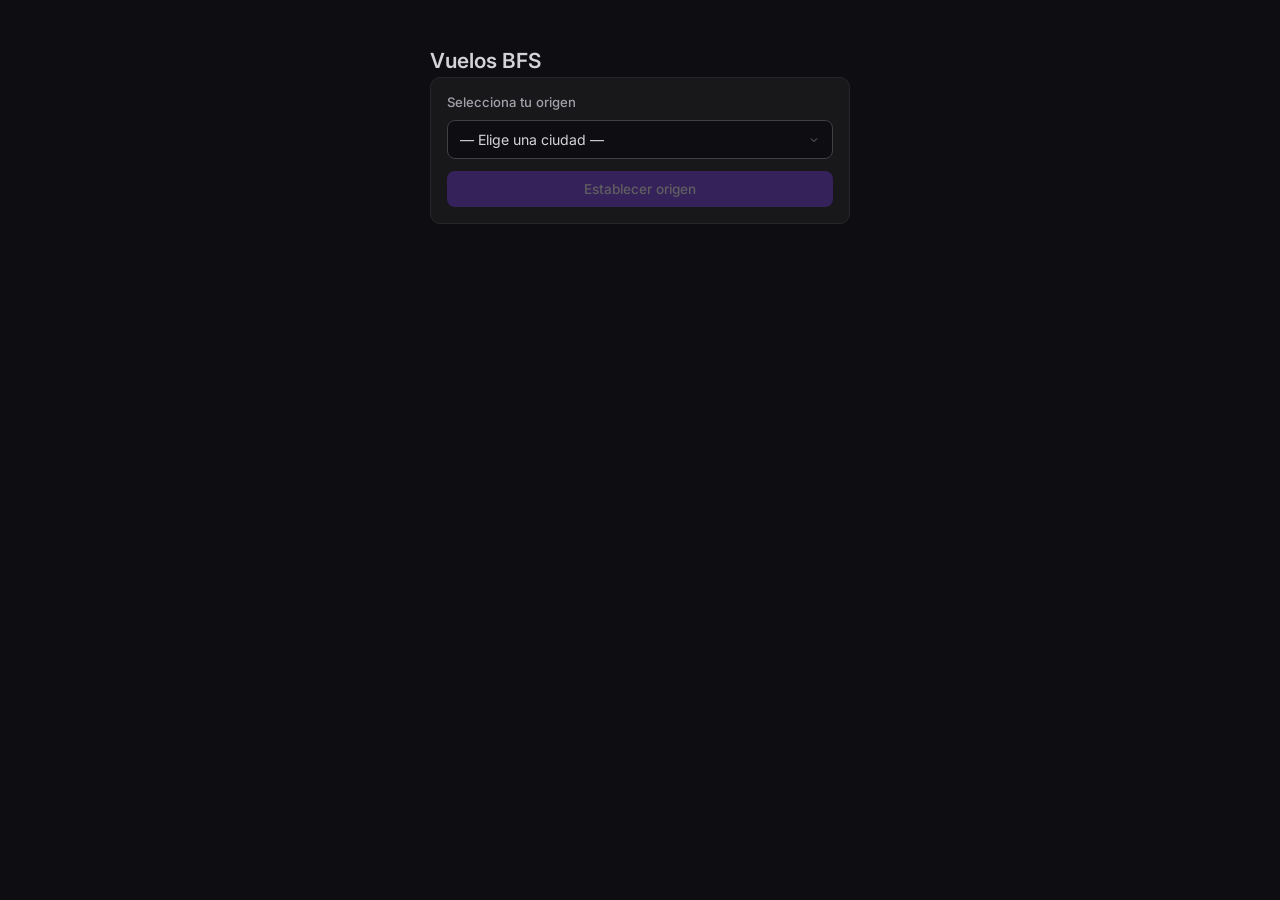
<file: LyAII_Vuelos/index.html>
<!DOCTYPE html>
<html lang="es">

<head>
    <meta charset="UTF-8">
    <meta name="viewport" content="width=device-width, initial-scale=1.0">
    <meta name="description" content="Buscador de rutas de vuelos con BFS">
    <title>Vuelos BFS</title>
    <link href="https://fonts.googleapis.com/css2?family=Inter:wght@400;500;600&display=swap" rel="stylesheet">
    <link rel="stylesheet" href="styles.css">
</head>

<body>
    <div class="container">
        <h1>Vuelos BFS</h1>

        <!-- Ubicación actual -->
        <div class="card" id="locationCard" style="display:none;">
            <span class="label">Ubicación actual</span>
            <span class="city" id="currentCity"></span>
        </div>

        <!-- Formulario -->
        <div class="card">
            <label for="citySelect" id="selectLabel">Selecciona tu origen</label>
            <select id="citySelect">
                <option value="">— Elige una ciudad —</option>
            </select>
            <button id="actionBtn" disabled>Establecer origen</button>
        </div>

        <!-- Resultado de ruta -->
        <div class="card" id="routeCard" style="display:none;">
            <span class="label">Ruta encontrada</span>
            <div class="route" id="routePath"></div>
        </div>

        <!-- Historial -->
        <div id="historyCard" style="display:none;">
            <span class="label">Historial</span>
            <ul class="history" id="historyList"></ul>
        </div>
    </div>

    <script src="app.js"></script>
</body>

</html>
</file>
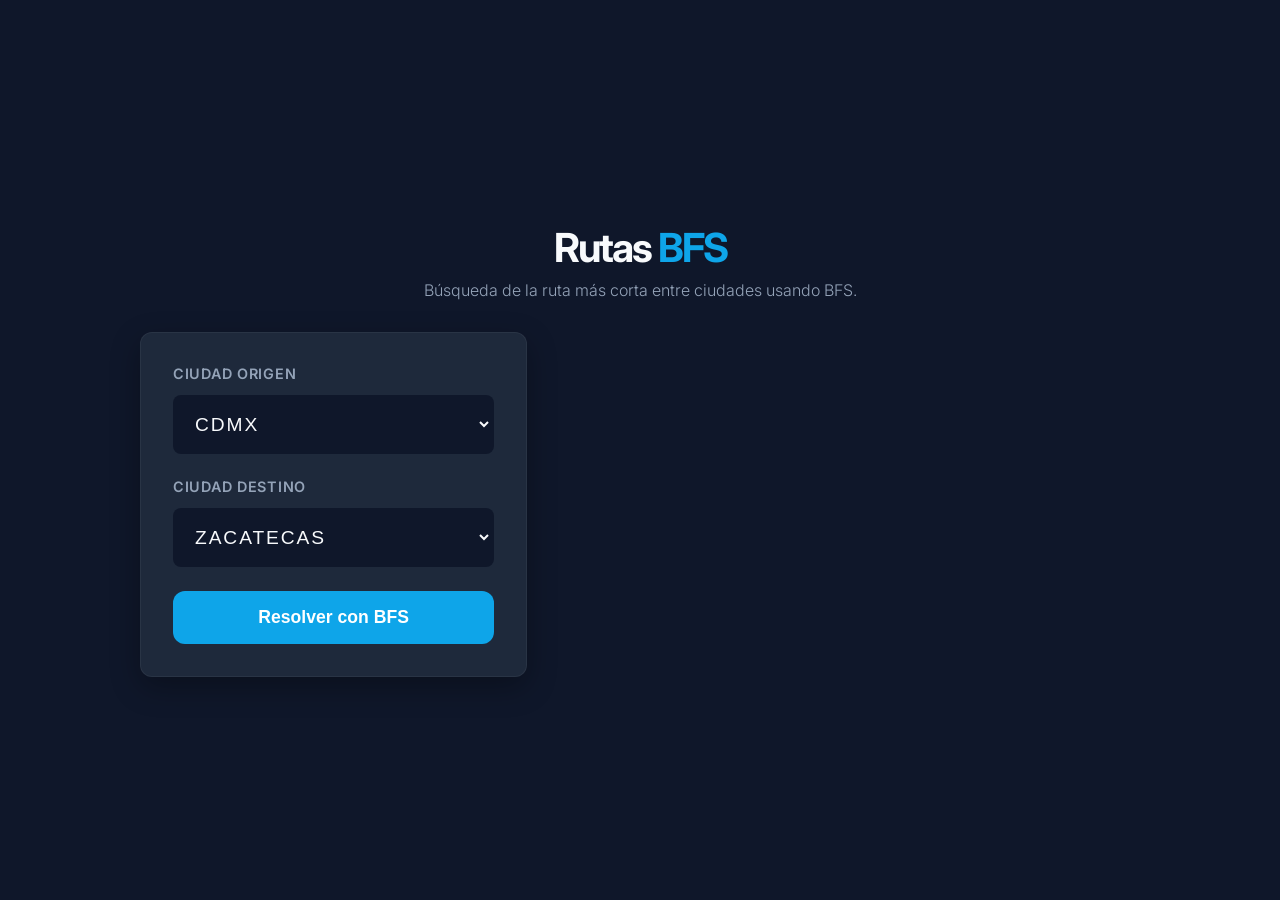
<file: LyAII_Exam/frontend/index.html>
<!DOCTYPE html>
<html lang="es">

<head>
    <meta charset="UTF-8">
    <meta name="viewport" content="width=device-width, initial-scale=1.0">
    <title>BFS Puzzle Solver</title>
    <link rel="stylesheet" href="styles.css">
    <link href="https://fonts.googleapis.com/css2?family=Inter:wght@300;400;600;700&display=swap" rel="stylesheet">
</head>

<body>
    <main class="container">
        <header>
            <h1>Rutas <span class="accent">BFS</span></h1>
            <p>Búsqueda de la ruta más corta entre ciudades usando BFS.</p>
        </header>

        <div class="layout-grid">
            <div class="left-panel">
                <section class="card">
                    <div class="input-group">
                        <label>Ciudad Origen</label>
                        <select id="initial-state" class="single-input" required>
                            <option value="CDMX">CDMX</option>
                            <option value="HIDALGO">HIDALGO</option>
                            <option value="MORELOS">MORELOS</option>
                            <option value="JILOTEPEC">JILOTEPEC</option>
                            <option value="MONTERREY">MONTERREY</option>
                            <option value="TAMAULIPAS">TAMAULIPAS</option>
                            <option value="QRO">QRO</option>
                            <option value="GUADALAJARA">GUADALAJARA</option>
                            <option value="SLP">SLP</option>
                            <option value="ZACATECAS">ZACATECAS</option>
                        </select>
                    </div>

                    <div class="input-group">
                        <label>Ciudad Destino</label>
                        <select id="goal-state" class="single-input" required>
                            <option value="ZACATECAS">ZACATECAS</option>
                            <option value="CDMX">CDMX</option>
                            <option value="HIDALGO">HIDALGO</option>
                            <option value="MORELOS">MORELOS</option>
                            <option value="JILOTEPEC">JILOTEPEC</option>
                            <option value="MONTERREY">MONTERREY</option>
                            <option value="TAMAULIPAS">TAMAULIPAS</option>
                            <option value="QRO">QRO</option>
                            <option value="GUADALAJARA">GUADALAJARA</option>
                            <option value="SLP">SLP</option>
                        </select>
                    </div>

                    <button id="solve-btn">
                        <span>Resolver con BFS</span>
                        <div class="loader" id="loader" style="display: none;"></div>
                    </button>
                    <div class="error-msg" id="error-msg"></div>
                </section>
            </div>

            <div class="right-panel">
                <section class="results-container" id="results-container" style="display: none;">
                    <h2>Solución Encontrada en <span class="accent" id="steps-count">0</span> pasos</h2>
                    <div class="path" id="path-visualizer">
                        <!-- Pasos generados por JS -->
                    </div>
                </section>
            </div>
        </div>
    </main>
    <script src="script.js"></script>
</body>

</html>
</file>
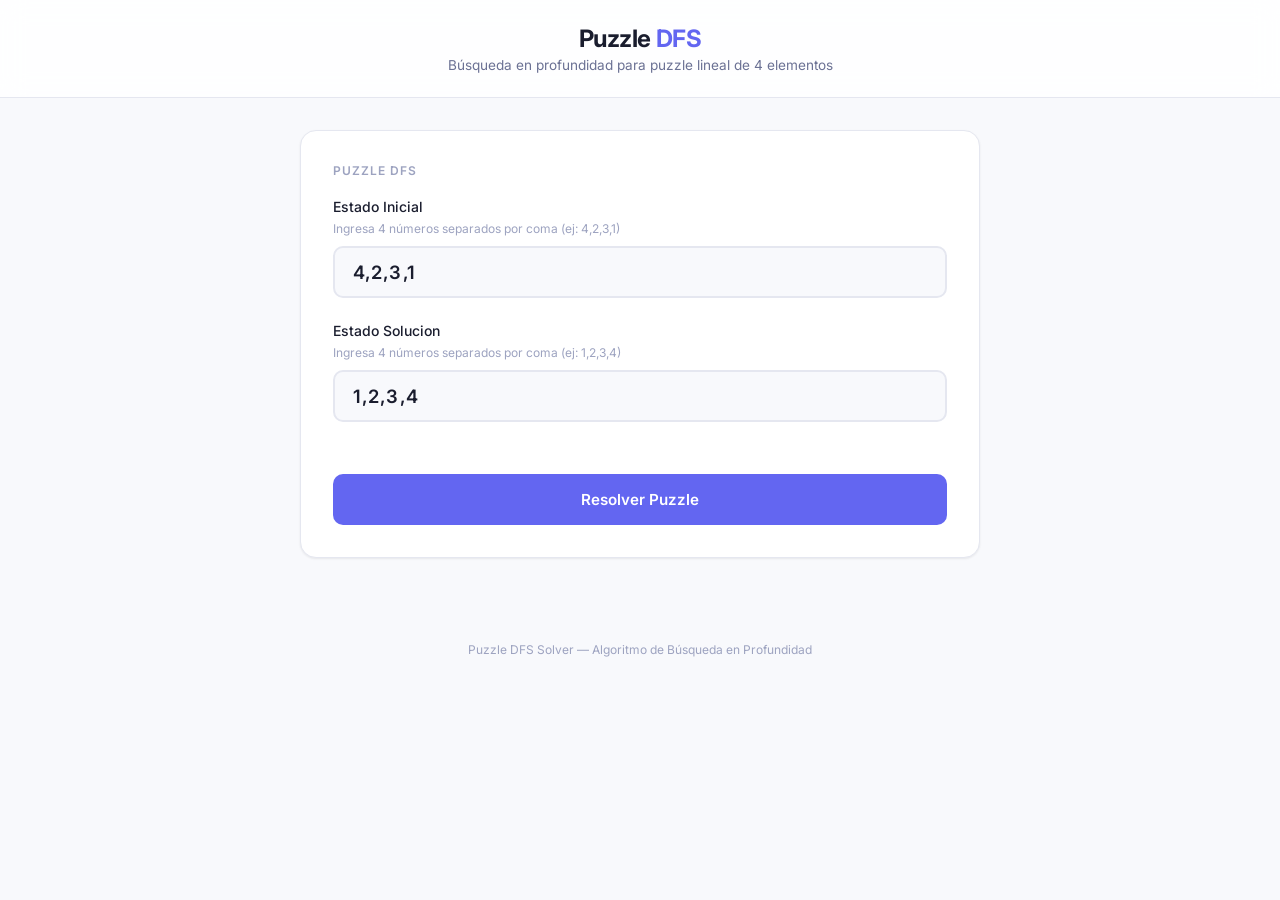
<file: Puzzle_DFS/static/index.html>
<!DOCTYPE html>
<html lang="es">

<head>
    <meta charset="UTF-8">
    <meta name="viewport" content="width=device-width, initial-scale=1.0">
    <title>Puzzle DFS Solver</title>
    <meta name="description"
        content="Resuelve puzzles lineales de 4 elementos usando el algoritmo de búsqueda en profundidad (DFS)">
    <link rel="preconnect" href="https://fonts.googleapis.com">
    <link rel="preconnect" href="https://fonts.gstatic.com" crossorigin>
    <link href="https://fonts.googleapis.com/css2?family=Inter:wght@300;400;500;600;700&display=swap" rel="stylesheet">
    <style>
        * {
            margin: 0;
            padding: 0;
            box-sizing: border-box;
        }

        :root {
            --bg-primary: #f8f9fc;
            --bg-secondary: #ffffff;
            --bg-card: #ffffff;
            --text-primary: #1a1d2e;
            --text-secondary: #6b7194;
            --text-muted: #9da3c0;
            --accent: #6366f1;
            --accent-light: #a5b4fc;
            --accent-bg: #eef2ff;
            --border: #e5e7f0;
            --success: #10b981;
            --success-bg: #ecfdf5;
            --error: #ef4444;
            --error-bg: #fef2f2;
            --shadow-sm: 0 1px 3px rgba(0, 0, 0, 0.04), 0 1px 2px rgba(0, 0, 0, 0.04);
            --shadow-md: 0 4px 16px rgba(0, 0, 0, 0.06), 0 2px 4px rgba(0, 0, 0, 0.04);
            --shadow-lg: 0 12px 40px rgba(0, 0, 0, 0.08);
            --radius: 16px;
            --radius-sm: 10px;
        }

        body {
            font-family: 'Inter', -apple-system, BlinkMacSystemFont, sans-serif;
            background: var(--bg-primary);
            color: var(--text-primary);
            min-height: 100vh;
            display: flex;
            flex-direction: column;
            align-items: center;
        }

        /* Header */
        header {
            width: 100%;
            padding: 24px 0;
            text-align: center;
            background: var(--bg-secondary);
            border-bottom: 1px solid var(--border);
            position: sticky;
            top: 0;
            z-index: 10;
            backdrop-filter: blur(12px);
            background: rgba(255, 255, 255, 0.85);
        }

        header h1 {
            font-size: 1.5rem;
            font-weight: 700;
            color: var(--text-primary);
            letter-spacing: -0.02em;
        }

        header h1 span {
            color: var(--accent);
        }

        header p {
            font-size: 0.85rem;
            color: var(--text-secondary);
            margin-top: 4px;
            font-weight: 400;
        }

        /* Main */
        main {
            width: 100%;
            max-width: 720px;
            padding: 32px 20px 64px;
        }

        /* Card */
        .card {
            background: var(--bg-card);
            border: 1px solid var(--border);
            border-radius: var(--radius);
            padding: 32px;
            box-shadow: var(--shadow-sm);
            transition: box-shadow 0.3s ease;
        }

        .card:hover {
            box-shadow: var(--shadow-md);
        }

        .card+.card {
            margin-top: 20px;
        }

        .card-title {
            font-size: 0.75rem;
            font-weight: 600;
            text-transform: uppercase;
            letter-spacing: 0.08em;
            color: var(--text-muted);
            margin-bottom: 20px;
        }

        /* Input Group */
        .input-section {
            margin-bottom: 24px;
        }

        .input-section:last-of-type {
            margin-bottom: 0;
        }

        .input-label {
            font-size: 0.875rem;
            font-weight: 500;
            color: var(--text-primary);
            margin-bottom: 6px;
            display: block;
        }

        .input-hint {
            font-size: 0.75rem;
            color: var(--text-muted);
            margin-bottom: 10px;
            display: block;
        }

        .input-text {
            width: 100%;
            height: 52px;
            padding: 0 18px;
            font-size: 1.15rem;
            font-weight: 600;
            font-family: 'Inter', sans-serif;
            letter-spacing: 0.06em;
            border: 2px solid var(--border);
            border-radius: var(--radius-sm);
            background: var(--bg-primary);
            color: var(--text-primary);
            outline: none;
            transition: all 0.2s ease;
        }

        .input-text:focus {
            border-color: var(--accent);
            background: var(--accent-bg);
            box-shadow: 0 0 0 4px rgba(99, 102, 241, 0.1);
        }

        .input-text::placeholder {
            color: var(--text-muted);
            font-weight: 400;
            letter-spacing: 0;
        }

        /* Button */
        .btn-solve {
            width: 100%;
            margin-top: 28px;
            padding: 16px;
            font-size: 0.95rem;
            font-weight: 600;
            font-family: 'Inter', sans-serif;
            background: var(--accent);
            color: #fff;
            border: none;
            border-radius: var(--radius-sm);
            cursor: pointer;
            transition: all 0.25s ease;
            position: relative;
            overflow: hidden;
        }

        .btn-solve:hover {
            background: #4f46e5;
            box-shadow: 0 6px 20px rgba(99, 102, 241, 0.35);
            transform: translateY(-1px);
        }

        .btn-solve:active {
            transform: translateY(0);
        }

        .btn-solve:disabled {
            background: var(--text-muted);
            cursor: not-allowed;
            box-shadow: none;
            transform: none;
        }

        .btn-solve.loading::after {
            content: '';
            position: absolute;
            width: 20px;
            height: 20px;
            border: 2px solid rgba(255, 255, 255, 0.3);
            border-top-color: #fff;
            border-radius: 50%;
            animation: spin 0.6s linear infinite;
            right: 20px;
            top: 50%;
            transform: translateY(-50%);
        }

        @keyframes spin {
            to {
                transform: translateY(-50%) rotate(360deg);
            }
        }

        /* Message */
        .message {
            padding: 14px 18px;
            border-radius: var(--radius-sm);
            font-size: 0.85rem;
            font-weight: 500;
            margin-top: 20px;
            display: none;
            animation: fadeIn 0.3s ease;
        }

        .message.success {
            display: block;
            background: var(--success-bg);
            color: #065f46;
            border: 1px solid #a7f3d0;
        }

        .message.error {
            display: block;
            background: var(--error-bg);
            color: #991b1b;
            border: 1px solid #fecaca;
        }

        /* Results */
        #results-container {
            display: none;
            animation: slideUp 0.4s ease;
        }

        @keyframes slideUp {
            from {
                opacity: 0;
                transform: translateY(16px);
            }

            to {
                opacity: 1;
                transform: translateY(0);
            }
        }

        @keyframes fadeIn {
            from {
                opacity: 0;
            }

            to {
                opacity: 1;
            }
        }

        .stats-row {
            display: flex;
            gap: 12px;
            margin-bottom: 24px;
        }

        .stat-chip {
            display: flex;
            align-items: center;
            gap: 8px;
            padding: 10px 16px;
            background: var(--accent-bg);
            border-radius: 100px;
            font-size: 0.8rem;
            font-weight: 500;
            color: var(--accent);
        }

        .stat-chip .stat-num {
            font-weight: 700;
            font-size: 1rem;
        }

        /* Steps list */
        .steps-timeline {
            position: relative;
            padding-left: 0;
        }

        .step-item {
            padding: 10px 0;
            display: flex;
            align-items: center;
            gap: 16px;
            animation: fadeIn 0.3s ease both;
            border-bottom: 1px solid var(--border);
        }

        .step-item:last-child {
            border-bottom: none;
        }

        .step-number {
            font-size: 0.7rem;
            font-weight: 600;
            color: var(--text-muted);
            min-width: 36px;
        }

        .step-blocks {
            display: flex;
            gap: 6px;
        }

        .step-block {
            width: 44px;
            height: 44px;
            display: flex;
            align-items: center;
            justify-content: center;
            font-size: 1.05rem;
            font-weight: 700;
            border-radius: 8px;
            background: var(--bg-primary);
            border: 1.5px solid var(--border);
            color: var(--text-primary);
        }

        .step-item:first-child .step-block {
            border-color: var(--accent-light);
            background: var(--accent-bg);
            color: var(--accent);
        }

        .step-item:last-child .step-block {
            border-color: #6ee7b7;
            background: var(--success-bg);
            color: #059669;
        }

        .step-label {
            font-size: 0.72rem;
            font-weight: 500;
            color: var(--text-muted);
            margin-left: auto;
            padding: 4px 10px;
            background: var(--bg-primary);
            border-radius: 6px;
        }

        /* Footer */
        footer {
            text-align: center;
            padding: 20px;
            font-size: 0.75rem;
            color: var(--text-muted);
        }

        /* Responsive */
        @media (max-width: 480px) {
            .card {
                padding: 20px;
            }

            .input-text {
                height: 48px;
                font-size: 1.1rem;
            }

            .step-block {
                width: 38px;
                height: 38px;
                font-size: 0.95rem;
            }

            .stats-row {
                flex-direction: column;
            }
        }
    </style>
</head>

<body>

    <header>
        <h1>Puzzle <span>DFS</span></h1>
        <p>Búsqueda en profundidad para puzzle lineal de 4 elementos</p>
    </header>

    <main>
        <!-- Input Card -->
        <div class="card" id="input-card">
            <div class="card-title">Puzzle DFS</div>

            <div class="input-section">
                <label class="input-label">Estado Inicial</label>
                <span class="input-hint">Ingresa 4 números separados por coma (ej: 4,2,3,1)</span>
                <input type="text" class="input-text" id="input-initial" placeholder="4,2,3,1" value="4,2,3,1">
            </div>

            <div class="input-section">
                <label class="input-label">Estado Solucion</label>
                <span class="input-hint">Ingresa 4 números separados por coma (ej: 1,2,3,4)</span>
                <input type="text" class="input-text" id="input-solution" placeholder="1,2,3,4" value="1,2,3,4">
            </div>

            <button class="btn-solve" id="btn-solve" onclick="solvePuzzle()">
                Resolver Puzzle
            </button>

            <div class="message" id="message"></div>
        </div>

        <!-- Results Card -->
        <div class="card" id="results-container">
            <div class="card-title">Resultado</div>
            <div class="stats-row" id="stats-row"></div>
            <div class="steps-timeline" id="steps-timeline"></div>
        </div>
    </main>

    <footer>
        Puzzle DFS Solver — Algoritmo de Búsqueda en Profundidad
    </footer>

    <script>
        function parseValues(inputId) {
            const raw = document.getElementById(inputId).value.trim();
            const parts = raw.split(',').map(s => parseInt(s.trim()));
            if (parts.length !== 4) return null;
            if (parts.some(v => isNaN(v) || v < 1 || v > 4)) return null;
            if (new Set(parts).size !== 4) return null;
            return parts;
        }

        function showMessage(text, type) {
            const msg = document.getElementById('message');
            msg.textContent = text;
            msg.className = `message ${type}`;
        }

        function clearMessage() {
            const msg = document.getElementById('message');
            msg.className = 'message';
        }

        async function solvePuzzle() {
            clearMessage();
            const btn = document.getElementById('btn-solve');
            const resultsContainer = document.getElementById('results-container');
            resultsContainer.style.display = 'none';

            const estado_inicial = parseValues('input-initial');
            const solucion = parseValues('input-solution');

            if (!estado_inicial) {
                showMessage('Estado inicial inválido. Usa los números 1-4 sin repetir.', 'error');
                return;
            }
            if (!solucion) {
                showMessage('Solución inválida. Usa los números 1-4 sin repetir.', 'error');
                return;
            }

            btn.disabled = true;
            btn.classList.add('loading');
            btn.textContent = 'Resolviendo...';

            try {
                const response = await fetch('/api/resolver', {
                    method: 'POST',
                    headers: { 'Content-Type': 'application/json' },
                    body: JSON.stringify({ estado_inicial, solucion })
                });

                if (!response.ok) {
                    const err = await response.json();
                    showMessage(err.detail || 'Error al resolver el puzzle', 'error');
                    return;
                }

                const data = await response.json();
                showMessage(data.mensaje, 'success');
                renderResults(data);
            } catch (e) {
                showMessage('Error de conexión con el servidor', 'error');
            } finally {
                btn.disabled = false;
                btn.classList.remove('loading');
                btn.textContent = 'Resolver Puzzle';
            }
        }

        function renderResults(data) {
            const container = document.getElementById('results-container');
            const statsRow = document.getElementById('stats-row');
            const timeline = document.getElementById('steps-timeline');

            // Stats
            statsRow.innerHTML = `
            <div class="stat-chip">
                <span>Pasos</span>
                <span class="stat-num">${data.total_pasos}</span>
            </div>
            <div class="stat-chip">
                <span>Estados</span>
                <span class="stat-num">${data.pasos.length}</span>
            </div>
        `;

            // Timeline
            timeline.innerHTML = '';
            data.pasos.forEach((paso, idx) => {
                const item = document.createElement('div');
                item.className = 'step-item';
                item.style.animationDelay = `${idx * 0.06}s`;

                let label = '';
                if (idx === 0) label = 'Inicio';
                else if (idx === data.pasos.length - 1) label = 'Solución';

                const blocks = paso.map((val) => {
                    return `<div class="step-block">${val}</div>`;
                }).join('');

                item.innerHTML = `
                <span class="step-number">Paso ${idx}</span>
                <div class="step-blocks">${blocks}</div>
                ${label ? `<span class="step-label">${label}</span>` : ''}
            `;

                timeline.appendChild(item);
            });

            container.style.display = 'block';
        }

        // Enter key support
        document.addEventListener('keydown', (e) => {
            if (e.key === 'Enter') solvePuzzle();
        });
    </script>

</body>

</html>
</file>
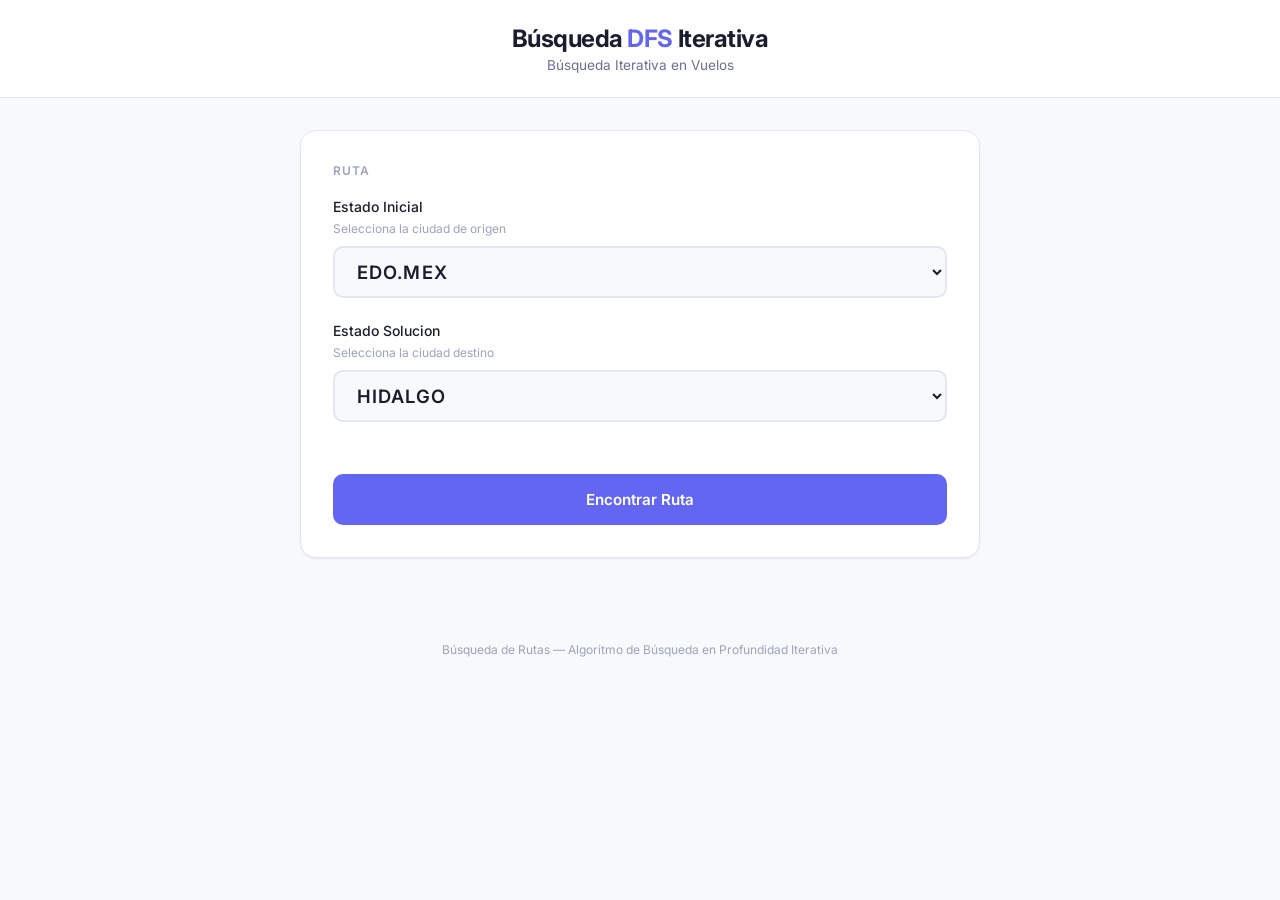
<file: Puzzle_DFS_ITER/static/index.html>
<!DOCTYPE html>
<html lang="es">

<head>
    <meta charset="UTF-8">
    <meta name="viewport" content="width=device-width, initial-scale=1.0">
    <title>Puzzle DFS Solver</title>
    <meta name="description"
        content="Resuelve puzzles lineales de 4 elementos usando el algoritmo de búsqueda en profundidad (DFS)">
    <link rel="preconnect" href="https://fonts.googleapis.com">
    <link rel="preconnect" href="https://fonts.gstatic.com" crossorigin>
    <link href="https://fonts.googleapis.com/css2?family=Inter:wght@300;400;500;600;700&display=swap" rel="stylesheet">
    <style>
        * {
            margin: 0;
            padding: 0;
            box-sizing: border-box;
        }

        :root {
            --bg-primary: #f8f9fc;
            --bg-secondary: #ffffff;
            --bg-card: #ffffff;
            --text-primary: #1a1d2e;
            --text-secondary: #6b7194;
            --text-muted: #9da3c0;
            --accent: #6366f1;
            --accent-light: #a5b4fc;
            --accent-bg: #eef2ff;
            --border: #e5e7f0;
            --success: #10b981;
            --success-bg: #ecfdf5;
            --error: #ef4444;
            --error-bg: #fef2f2;
            --shadow-sm: 0 1px 3px rgba(0, 0, 0, 0.04), 0 1px 2px rgba(0, 0, 0, 0.04);
            --shadow-md: 0 4px 16px rgba(0, 0, 0, 0.06), 0 2px 4px rgba(0, 0, 0, 0.04);
            --shadow-lg: 0 12px 40px rgba(0, 0, 0, 0.08);
            --radius: 16px;
            --radius-sm: 10px;
        }

        body {
            font-family: 'Inter', -apple-system, BlinkMacSystemFont, sans-serif;
            background: var(--bg-primary);
            color: var(--text-primary);
            min-height: 100vh;
            display: flex;
            flex-direction: column;
            align-items: center;
        }

        /* Header */
        header {
            width: 100%;
            padding: 24px 0;
            text-align: center;
            background: var(--bg-secondary);
            border-bottom: 1px solid var(--border);
            position: sticky;
            top: 0;
            z-index: 10;
            backdrop-filter: blur(12px);
            background: rgba(255, 255, 255, 0.85);
        }

        header h1 {
            font-size: 1.5rem;
            font-weight: 700;
            color: var(--text-primary);
            letter-spacing: -0.02em;
        }

        header h1 span {
            color: var(--accent);
        }

        header p {
            font-size: 0.85rem;
            color: var(--text-secondary);
            margin-top: 4px;
            font-weight: 400;
        }

        /* Main */
        main {
            width: 100%;
            max-width: 720px;
            padding: 32px 20px 64px;
        }

        /* Card */
        .card {
            background: var(--bg-card);
            border: 1px solid var(--border);
            border-radius: var(--radius);
            padding: 32px;
            box-shadow: var(--shadow-sm);
            transition: box-shadow 0.3s ease;
        }

        .card:hover {
            box-shadow: var(--shadow-md);
        }

        .card+.card {
            margin-top: 20px;
        }

        .card-title {
            font-size: 0.75rem;
            font-weight: 600;
            text-transform: uppercase;
            letter-spacing: 0.08em;
            color: var(--text-muted);
            margin-bottom: 20px;
        }

        /* Input Group */
        .input-section {
            margin-bottom: 24px;
        }

        .input-section:last-of-type {
            margin-bottom: 0;
        }

        .input-label {
            font-size: 0.875rem;
            font-weight: 500;
            color: var(--text-primary);
            margin-bottom: 6px;
            display: block;
        }

        .input-hint {
            font-size: 0.75rem;
            color: var(--text-muted);
            margin-bottom: 10px;
            display: block;
        }

        .input-text {
            width: 100%;
            height: 52px;
            padding: 0 18px;
            font-size: 1.15rem;
            font-weight: 600;
            font-family: 'Inter', sans-serif;
            letter-spacing: 0.06em;
            border: 2px solid var(--border);
            border-radius: var(--radius-sm);
            background: var(--bg-primary);
            color: var(--text-primary);
            outline: none;
            transition: all 0.2s ease;
        }

        .input-text:focus {
            border-color: var(--accent);
            background: var(--accent-bg);
            box-shadow: 0 0 0 4px rgba(99, 102, 241, 0.1);
        }

        .input-text::placeholder {
            color: var(--text-muted);
            font-weight: 400;
            letter-spacing: 0;
        }

        /* Button */
        .btn-solve {
            width: 100%;
            margin-top: 28px;
            padding: 16px;
            font-size: 0.95rem;
            font-weight: 600;
            font-family: 'Inter', sans-serif;
            background: var(--accent);
            color: #fff;
            border: none;
            border-radius: var(--radius-sm);
            cursor: pointer;
            transition: all 0.25s ease;
            position: relative;
            overflow: hidden;
        }

        .btn-solve:hover {
            background: #4f46e5;
            box-shadow: 0 6px 20px rgba(99, 102, 241, 0.35);
            transform: translateY(-1px);
        }

        .btn-solve:active {
            transform: translateY(0);
        }

        .btn-solve:disabled {
            background: var(--text-muted);
            cursor: not-allowed;
            box-shadow: none;
            transform: none;
        }

        .btn-solve.loading::after {
            content: '';
            position: absolute;
            width: 20px;
            height: 20px;
            border: 2px solid rgba(255, 255, 255, 0.3);
            border-top-color: #fff;
            border-radius: 50%;
            animation: spin 0.6s linear infinite;
            right: 20px;
            top: 50%;
            transform: translateY(-50%);
        }

        @keyframes spin {
            to {
                transform: translateY(-50%) rotate(360deg);
            }
        }

        /* Message */
        .message {
            padding: 14px 18px;
            border-radius: var(--radius-sm);
            font-size: 0.85rem;
            font-weight: 500;
            margin-top: 20px;
            display: none;
            animation: fadeIn 0.3s ease;
        }

        .message.success {
            display: block;
            background: var(--success-bg);
            color: #065f46;
            border: 1px solid #a7f3d0;
        }

        .message.error {
            display: block;
            background: var(--error-bg);
            color: #991b1b;
            border: 1px solid #fecaca;
        }

        /* Results */
        #results-container {
            display: none;
            animation: slideUp 0.4s ease;
        }

        @keyframes slideUp {
            from {
                opacity: 0;
                transform: translateY(16px);
            }

            to {
                opacity: 1;
                transform: translateY(0);
            }
        }

        @keyframes fadeIn {
            from {
                opacity: 0;
            }

            to {
                opacity: 1;
            }
        }

        .stats-row {
            display: flex;
            gap: 12px;
            margin-bottom: 24px;
        }

        .stat-chip {
            display: flex;
            align-items: center;
            gap: 8px;
            padding: 10px 16px;
            background: var(--accent-bg);
            border-radius: 100px;
            font-size: 0.8rem;
            font-weight: 500;
            color: var(--accent);
        }

        .stat-chip .stat-num {
            font-weight: 700;
            font-size: 1rem;
        }

        /* Steps list */
        .steps-timeline {
            position: relative;
            padding-left: 0;
        }

        .step-item {
            padding: 10px 0;
            display: flex;
            align-items: center;
            gap: 16px;
            animation: fadeIn 0.3s ease both;
            border-bottom: 1px solid var(--border);
        }

        .step-item:last-child {
            border-bottom: none;
        }

        .step-number {
            font-size: 0.7rem;
            font-weight: 600;
            color: var(--text-muted);
            min-width: 36px;
        }

        .step-blocks {
            display: flex;
            gap: 6px;
        }

        .step-block {
            padding: 8px 16px;
            display: flex;
            align-items: center;
            justify-content: center;
            font-size: 0.95rem;
            font-weight: 600;
            border-radius: 8px;
            background: var(--bg-primary);
            border: 1.5px solid var(--border);
            color: var(--text-primary);
        }

        .step-item:first-child .step-block {
            border-color: var(--accent-light);
            background: var(--accent-bg);
            color: var(--accent);
        }

        .step-item:last-child .step-block {
            border-color: #6ee7b7;
            background: var(--success-bg);
            color: #059669;
        }

        .step-label {
            font-size: 0.72rem;
            font-weight: 500;
            color: var(--text-muted);
            margin-left: auto;
            padding: 4px 10px;
            background: var(--bg-primary);
            border-radius: 6px;
        }

        /* Footer */
        footer {
            text-align: center;
            padding: 20px;
            font-size: 0.75rem;
            color: var(--text-muted);
        }

        /* Responsive */
        @media (max-width: 480px) {
            .card {
                padding: 20px;
            }

            .input-text {
                height: 48px;
                font-size: 1.1rem;
            }

            .step-block {
                padding: 6px 12px;
                font-size: 0.85rem;
            }

            .stats-row {
                flex-direction: column;
            }
        }
    </style>
</head>

<body>

    <header>
        <h1>Búsqueda <span>DFS</span> Iterativa</h1>
        <p>Búsqueda Iterativa en Vuelos</p>
    </header>

    <main>
        <!-- Input Card -->
        <div class="card" id="input-card">
            <div class="card-title">Ruta</div>

            <div class="input-section">
                <label class="input-label">Estado Inicial</label>
                <span class="input-hint">Selecciona la ciudad de origen</span>
                <select class="input-text" id="input-initial">
                    <option value="EDO.MEX">EDO.MEX</option>
                    <option value="PUEBLA">PUEBLA</option>
                    <option value="CDMX">CDMX</option>
                    <option value="MICHOACAN">MICHOACAN</option>
                    <option value="SLP">SLP</option>
                    <option value="QRO">QRO</option>
                    <option value="HIDALGO">HIDALGO</option>
                    <option value="MONTERREY">MONTERREY</option>
                    <option value="SONORA">SONORA</option>
                </select>
            </div>

            <div class="input-section">
                <label class="input-label">Estado Solucion</label>
                <span class="input-hint">Selecciona la ciudad destino</span>
                <select class="input-text" id="input-solution">
                    <option value="EDO.MEX">EDO.MEX</option>
                    <option value="PUEBLA">PUEBLA</option>
                    <option value="CDMX">CDMX</option>
                    <option value="MICHOACAN">MICHOACAN</option>
                    <option value="SLP">SLP</option>
                    <option value="QRO">QRO</option>
                    <option value="HIDALGO" selected>HIDALGO</option>
                    <option value="MONTERREY">MONTERREY</option>
                    <option value="SONORA">SONORA</option>
                </select>
            </div>

            <button class="btn-solve" id="btn-solve" onclick="solvePuzzle()">
                Encontrar Ruta
            </button>

            <div class="message" id="message"></div>
        </div>

        <!-- Results Card -->
        <div class="card" id="results-container">
            <div class="card-title">Resultado</div>
            <div class="stats-row" id="stats-row"></div>
            <div class="steps-timeline" id="steps-timeline"></div>
        </div>
    </main>

    <footer>
        Búsqueda de Rutas — Algoritmo de Búsqueda en Profundidad Iterativa
    </footer>

    <script>
        function getValues(inputId) {
            return document.getElementById(inputId).value;
        }

        function showMessage(text, type) {
            const msg = document.getElementById('message');
            msg.textContent = text;
            msg.className = `message ${type}`;
        }

        function clearMessage() {
            const msg = document.getElementById('message');
            msg.className = 'message';
        }

        async function solvePuzzle() {
            clearMessage();
            const btn = document.getElementById('btn-solve');
            const resultsContainer = document.getElementById('results-container');
            resultsContainer.style.display = 'none';

            const estado_inicial = getValues('input-initial');
            const solucion = getValues('input-solution');

            if (!estado_inicial) {
                showMessage('Estado inicial inválido.', 'error');
                return;
            }
            if (!solucion) {
                showMessage('Solución inválida.', 'error');
                return;
            }

            btn.disabled = true;
            btn.classList.add('loading');
            btn.textContent = 'Buscando ruta...';

            try {
                const response = await fetch('/api/resolver', {
                    method: 'POST',
                    headers: { 'Content-Type': 'application/json' },
                    body: JSON.stringify({ estado_inicial, solucion })
                });

                if (!response.ok) {
                    const err = await response.json();
                    showMessage(err.detail || 'Error al resolver el puzzle', 'error');
                    return;
                }

                const data = await response.json();
                showMessage(data.mensaje, 'success');
                renderResults(data);
            } catch (e) {
                showMessage('Error de conexión con el servidor', 'error');
            } finally {
                btn.disabled = false;
                btn.classList.remove('loading');
                btn.textContent = 'Encontrar Ruta';
            }
        }

        function renderResults(data) {
            const container = document.getElementById('results-container');
            const statsRow = document.getElementById('stats-row');
            const timeline = document.getElementById('steps-timeline');

            // Stats
            statsRow.innerHTML = `
            <div class="stat-chip">
                <span>Pasos</span>
                <span class="stat-num">${data.total_pasos}</span>
            </div>
            <div class="stat-chip">
                <span>Estados</span>
                <span class="stat-num">${data.pasos.length}</span>
            </div>
        `;

            // Timeline
            timeline.innerHTML = '';
            data.pasos.forEach((paso, idx) => {
                const item = document.createElement('div');
                item.className = 'step-item';
                item.style.animationDelay = `${idx * 0.06}s`;

                let label = '';
                if (idx === 0) label = 'Inicio';
                else if (idx === data.pasos.length - 1) label = 'Solución';

                // paso is now just a string, e.g. "EDO.MEX"
                const blocks = `<div class="step-block">${paso}</div>`;

                item.innerHTML = `
                <span class="step-number">Paso ${idx}</span>
                <div class="step-blocks">${blocks}</div>
                ${label ? `<span class="step-label">${label}</span>` : ''}
            `;

                timeline.appendChild(item);
            });

            container.style.display = 'block';
        }

        // Enter key support
        document.addEventListener('keydown', (e) => {
            if (e.key === 'Enter') solvePuzzle();
        });
    </script>

</body>

</html>
</file>
<file: LyAII_Vuelos/styles.css>
* {
    margin: 0;
    padding: 0;
    box-sizing: border-box;
}

body {
    font-family: 'Inter', sans-serif;
    background: #0e0e12;
    color: #d4d4d8;
    min-height: 100vh;
    display: flex;
    justify-content: center;
    padding: 48px 16px;
}

.container {
    width: 100%;
    max-width: 420px;
}

h1 {
    font-size: 1.3rem;
    font-weight: 600;
    margin-bottom: 4px;
}

.status {
    font-size: 0.75rem;
    color: #666;
    margin-bottom: 28px;
}

.status.ok {
    color: #34d399;
}

/* Cards */
.card {
    background: #18181b;
    border: 1px solid #27272a;
    border-radius: 10px;
    padding: 16px;
    margin-bottom: 16px;
}

.label {
    display: block;
    font-size: 0.68rem;
    font-weight: 500;
    text-transform: uppercase;
    letter-spacing: 0.08em;
    color: #71717a;
    margin-bottom: 8px;
}

.city {
    display: block;
    font-size: 1.4rem;
    font-weight: 600;
    color: #a78bfa;
}

/* Select */
label[for="citySelect"] {
    display: block;
    font-size: 0.82rem;
    font-weight: 500;
    color: #a1a1aa;
    margin-bottom: 10px;
}

select {
    width: 100%;
    padding: 10px 12px;
    background: #0e0e12;
    border: 1px solid #3f3f46;
    border-radius: 8px;
    color: #d4d4d8;
    font-family: inherit;
    font-size: 0.88rem;
    outline: none;
    cursor: pointer;
    margin-bottom: 12px;
    appearance: none;
    -webkit-appearance: none;
    background-image: url("data:image/svg+xml,%3Csvg xmlns='http://www.w3.org/2000/svg' width='12' height='12' viewBox='0 0 24 24' fill='none' stroke='%2371717a' stroke-width='2'%3E%3Cpath d='m6 9 6 6 6-6'/%3E%3C/svg%3E");
    background-repeat: no-repeat;
    background-position: right 12px center;
}

select:focus {
    border-color: #7c3aed;
}

select option {
    background: #18181b;
    color: #d4d4d8;
}

/* Button */
button {
    width: 100%;
    padding: 10px;
    background: #7c3aed;
    color: #fff;
    border: none;
    border-radius: 8px;
    font-family: inherit;
    font-size: 0.85rem;
    font-weight: 500;
    cursor: pointer;
    transition: opacity 0.15s;
}

button:hover:not(:disabled) {
    opacity: 0.85;
}

button:disabled {
    opacity: 0.3;
    cursor: not-allowed;
}

/* Route */
.route {
    display: flex;
    flex-direction: column;
    gap: 0;
}

.route-step {
    display: flex;
    align-items: center;
    gap: 10px;
    padding: 8px 0;
}

.dot {
    width: 8px;
    height: 8px;
    border-radius: 50%;
    background: #3f3f46;
    flex-shrink: 0;
}

.route-step:first-child .dot {
    background: #7c3aed;
}

.route-step:last-child .dot {
    background: #34d399;
}

.route-step span:last-child {
    font-size: 0.85rem;
    font-weight: 500;
}

/* History */
.history {
    list-style: none;
    display: flex;
    flex-direction: column;
    gap: 6px;
    margin-top: 8px;
}

.history li {
    font-size: 0.8rem;
    color: #a1a1aa;
    padding: 8px 12px;
    background: #18181b;
    border: 1px solid #27272a;
    border-radius: 8px;
}
</file>
<file: LyAII_Exam/frontend/styles.css>
:root {
    /* 60% Background */
    --base-color: #0F172A;
    /* 30% Secondary Elements (Cards, inputs, text variations) */
    --secondary-bg: #1E293B;
    --secondary-hover: #334155;
    --text-primary: #F8FAFC;
    --text-secondary: #94A3B8;

    /* 10% Accent */
    --accent-color: #0EA5E9;
    /* Sky 500 */
    --accent-glow: rgba(14, 165, 233, 0.4);

    --border-radius: 12px;
    --transition: 0.3s ease-in-out;
}

* {
    box-sizing: border-box;
    margin: 0;
    padding: 0;
}

body {
    background-color: var(--base-color);
    color: var(--text-primary);
    font-family: 'Inter', sans-serif;
    display: flex;
    justify-content: center;
    align-items: center;
    min-height: 100vh;
    padding: 2rem;
}

.container {
    max-width: 1000px;
    width: 100%;
    display: flex;
    flex-direction: column;
    gap: 2rem;
}

.layout-grid {
    display: grid;
    grid-template-columns: 1fr 1.5fr;
    gap: 2rem;
    align-items: start;
}

@media (max-width: 768px) {
    .layout-grid {
        grid-template-columns: 1fr;
    }
}

header {
    text-align: center;
}

h1 {
    font-size: 2.5rem;
    font-weight: 700;
    margin-bottom: 0.5rem;
    letter-spacing: -0.05em;
}

.accent {
    color: var(--accent-color);
}

header p {
    color: var(--text-secondary);
    font-size: 1rem;
    font-weight: 300;
}

.card {
    background-color: var(--secondary-bg);
    padding: 2rem;
    border-radius: var(--border-radius);
    box-shadow: 0 10px 30px rgba(0, 0, 0, 0.3);
    border: 1px solid rgba(255, 255, 255, 0.05);
    display: flex;
    flex-direction: column;
    gap: 1.5rem;
}

.input-group label {
    display: block;
    margin-bottom: 0.8rem;
    font-size: 0.9rem;
    text-transform: uppercase;
    letter-spacing: 0.05em;
    font-weight: 600;
    color: var(--text-secondary);
}

.single-input {
    width: 100%;
    background-color: var(--base-color);
    border: 2px solid transparent;
    color: var(--text-primary);
    font-size: 1.2rem;
    font-weight: 500;
    padding: 1rem;
    border-radius: 8px;
    transition: var(--transition);
    outline: none;
    letter-spacing: 0.1em;
}

.single-input:focus {
    border-color: var(--accent-color);
    box-shadow: 0 0 10px var(--accent-glow);
    transform: translateY(-2px);
}

button {
    background-color: var(--accent-color);
    color: #fff;
    border: none;
    padding: 1rem;
    font-size: 1.1rem;
    font-weight: 600;
    border-radius: var(--border-radius);
    cursor: pointer;
    transition: var(--transition);
    display: flex;
    justify-content: center;
    align-items: center;
    gap: 10px;
}

button:hover {
    background-color: #0284C7;
    box-shadow: 0 0 15px var(--accent-glow);
    transform: translateY(-2px);
}

button:active {
    transform: translateY(0);
}

/* Loader for button */
.loader {
    width: 20px;
    height: 20px;
    border: 3px solid rgba(255, 255, 255, 0.3);
    border-radius: 50%;
    border-top-color: #fff;
    animation: spin 1s ease-in-out infinite;
}

@keyframes spin {
    to {
        transform: rotate(360deg);
    }
}

.results-container {
    background-color: var(--secondary-bg);
    padding: 2rem;
    border-radius: var(--border-radius);
    border: 1px solid rgba(255, 255, 255, 0.05);
    animation: slideUp 0.5s ease;
}

@keyframes slideUp {
    from {
        opacity: 0;
        transform: translateY(20px);
    }

    to {
        opacity: 1;
        transform: translateY(0);
    }
}

.results-container h2 {
    font-size: 1.2rem;
    margin-bottom: 1.5rem;
    border-bottom: 1px solid var(--base-color);
    padding-bottom: 1rem;
}

.path {
    display: flex;
    flex-direction: column;
    gap: 1rem;
}

.step-card {
    background-color: var(--base-color);
    padding: 1rem;
    border-radius: 8px;
    display: flex;
    align-items: center;
    gap: 1rem;
    transition: var(--transition);
}

.step-card:hover {
    transform: scale(1.02);
    border-left: 4px solid var(--accent-color);
}

.step-number {
    font-weight: 700;
    color: var(--text-secondary);
    min-width: 40px;
}

.step-state {
    display: flex;
    gap: 0.5rem;
}

.step-element {
    background-color: var(--secondary-bg);
    padding: 0.5rem 1rem;
    border-radius: 4px;
    font-weight: 600;
}

.error-msg {
    color: #ef4444;
    /* red-500 */
    text-align: center;
    font-weight: 600;
    margin-top: 1rem;
    padding: 1rem;
    background-color: rgba(239, 68, 68, 0.1);
    border-radius: 8px;
    display: none;
}
</file>
